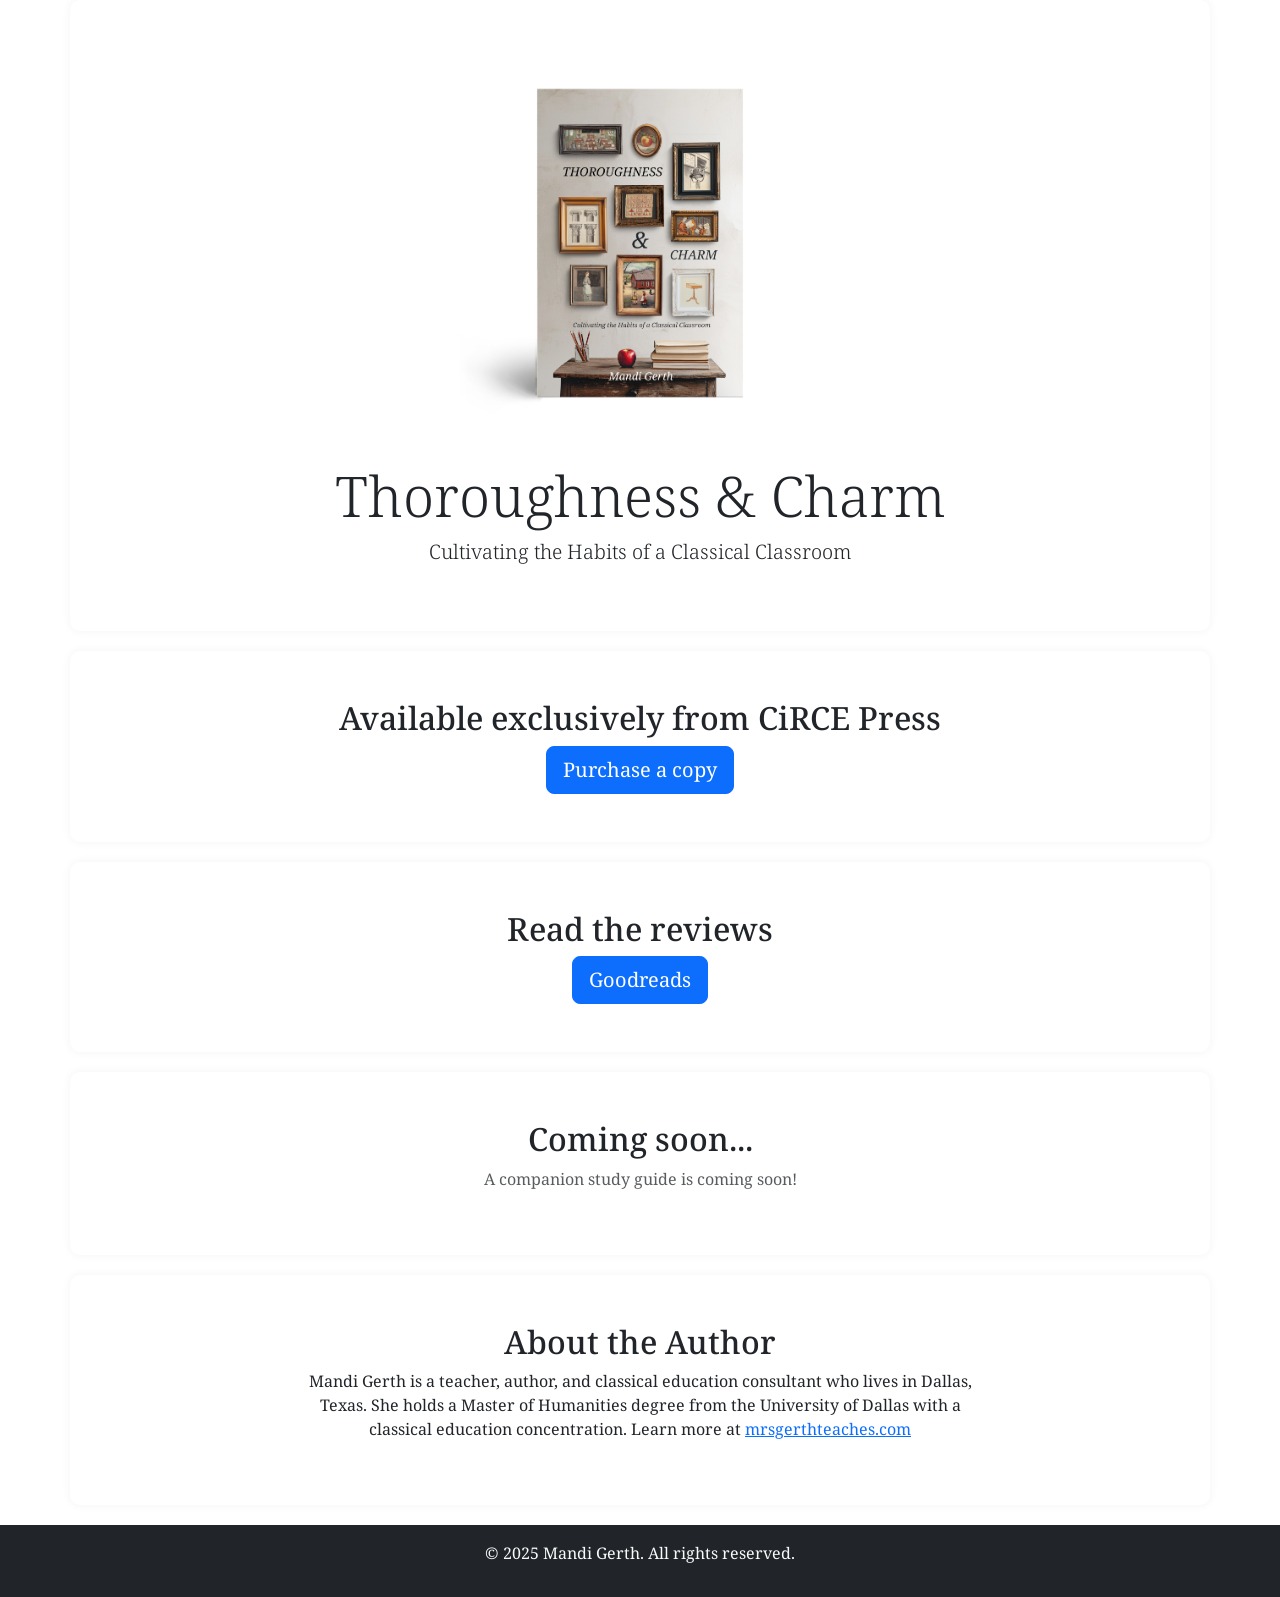
<file: index.html>
<!DOCTYPE html>
<html lang="en">
<head>
    <meta charset="UTF-8">
    <meta name="viewport" content="width=device-width, initial-scale=1.0">
    <title>Thoroughness and Charm</title>
    <link href="https://cdn.jsdelivr.net/npm/bootstrap@5.3.3/dist/css/bootstrap.min.css" rel="stylesheet" integrity="sha384-QWTKZyjpPEjISv5WaRU9OFeRpok6YctnYmDr5pNlyT2bRjXh0JMhjY6hW+ALEwIH" crossorigin="anonymous">
    <style>
        @import url('https://fonts.googleapis.com/css2?family=Noto+Serif&display=swap');
        body {
            font-family: 'Noto Serif', serif;
            background-color: transparent;
        }
        .section-box {
            padding: 40px;
            margin-bottom: 20px;
            border-radius: 10px;
            box-shadow: 0 0 10px rgba(0,0,0,0.05);
        }
    </style>
</head>
<body>
    <div class="container">
        <div class="row justify-content-center text-center py-5 section-box">
            <div class="col-md-8">
                <img src="assets/cover.png" alt="Thoroughness and Charm Book Cover" class="img-fluid" style="max-width: 390px;">
                <h1 class="display-4 mt-4">Thoroughness & Charm</h1>
                <p class="lead">Cultivating the Habits of a Classical Classroom</p>
            </div>
        </div>
        <div class="row justify-content-center text-center py-5 section-box">
            <div class="col-md-8">
                <h2>Available exclusively from CiRCE Press</h2>
                <a href="https://circeinstitute.org/product/thoroughness-and-charm/" class="btn btn-primary btn-lg">Purchase a copy</a>
            </div>
        </div>
        <div class="row justify-content-center text-center py-5 section-box">
            <div class="col-md-8">
                <h2>Read the reviews</h2>
                <a href="https://www.goodreads.com/book/show/240586669-thoroughness-charm" class="btn btn-primary btn-lg">Goodreads</a>
            </div>
        </div>
        <div class="row justify-content-center text-center py-5 section-box">
            <div class="col-md-8">
                <h2>Coming soon...</h2>
                <p class="text-muted">A companion study guide is coming soon!</p>
            </div>
        </div>
        <div class="row justify-content-center text-center py-5 section-box">
            <div class="col-md-8">
                <h2>About the Author</h2>
                <p>Mandi Gerth is a teacher, author, and classical education consultant who lives in Dallas, Texas. She holds a Master of Humanities degree from the University of Dallas with a classical education concentration. Learn more at <a href="https://mrsgerthteaches.com/">mrsgerthteaches.com</a></p>
            </div>
        </div>
    </div>
    <script src="https://cdn.jsdelivr.net/npm/bootstrap@5.3.3/dist/js/bootstrap.bundle.min.js" integrity="sha384-YvpcrYf0tY3lHB60NNkmXc5s9fDVZLESaAA55NDzOxhy9GkcIdslK1eN7N6jIeHz" crossorigin="anonymous"></script>
    <footer class="bg-dark text-light text-center py-3">
        <div class="container">
            <p>&copy; 2025 Mandi Gerth. All rights reserved.</p>
        </div>
    </footer>
</body>
</html>
</file>
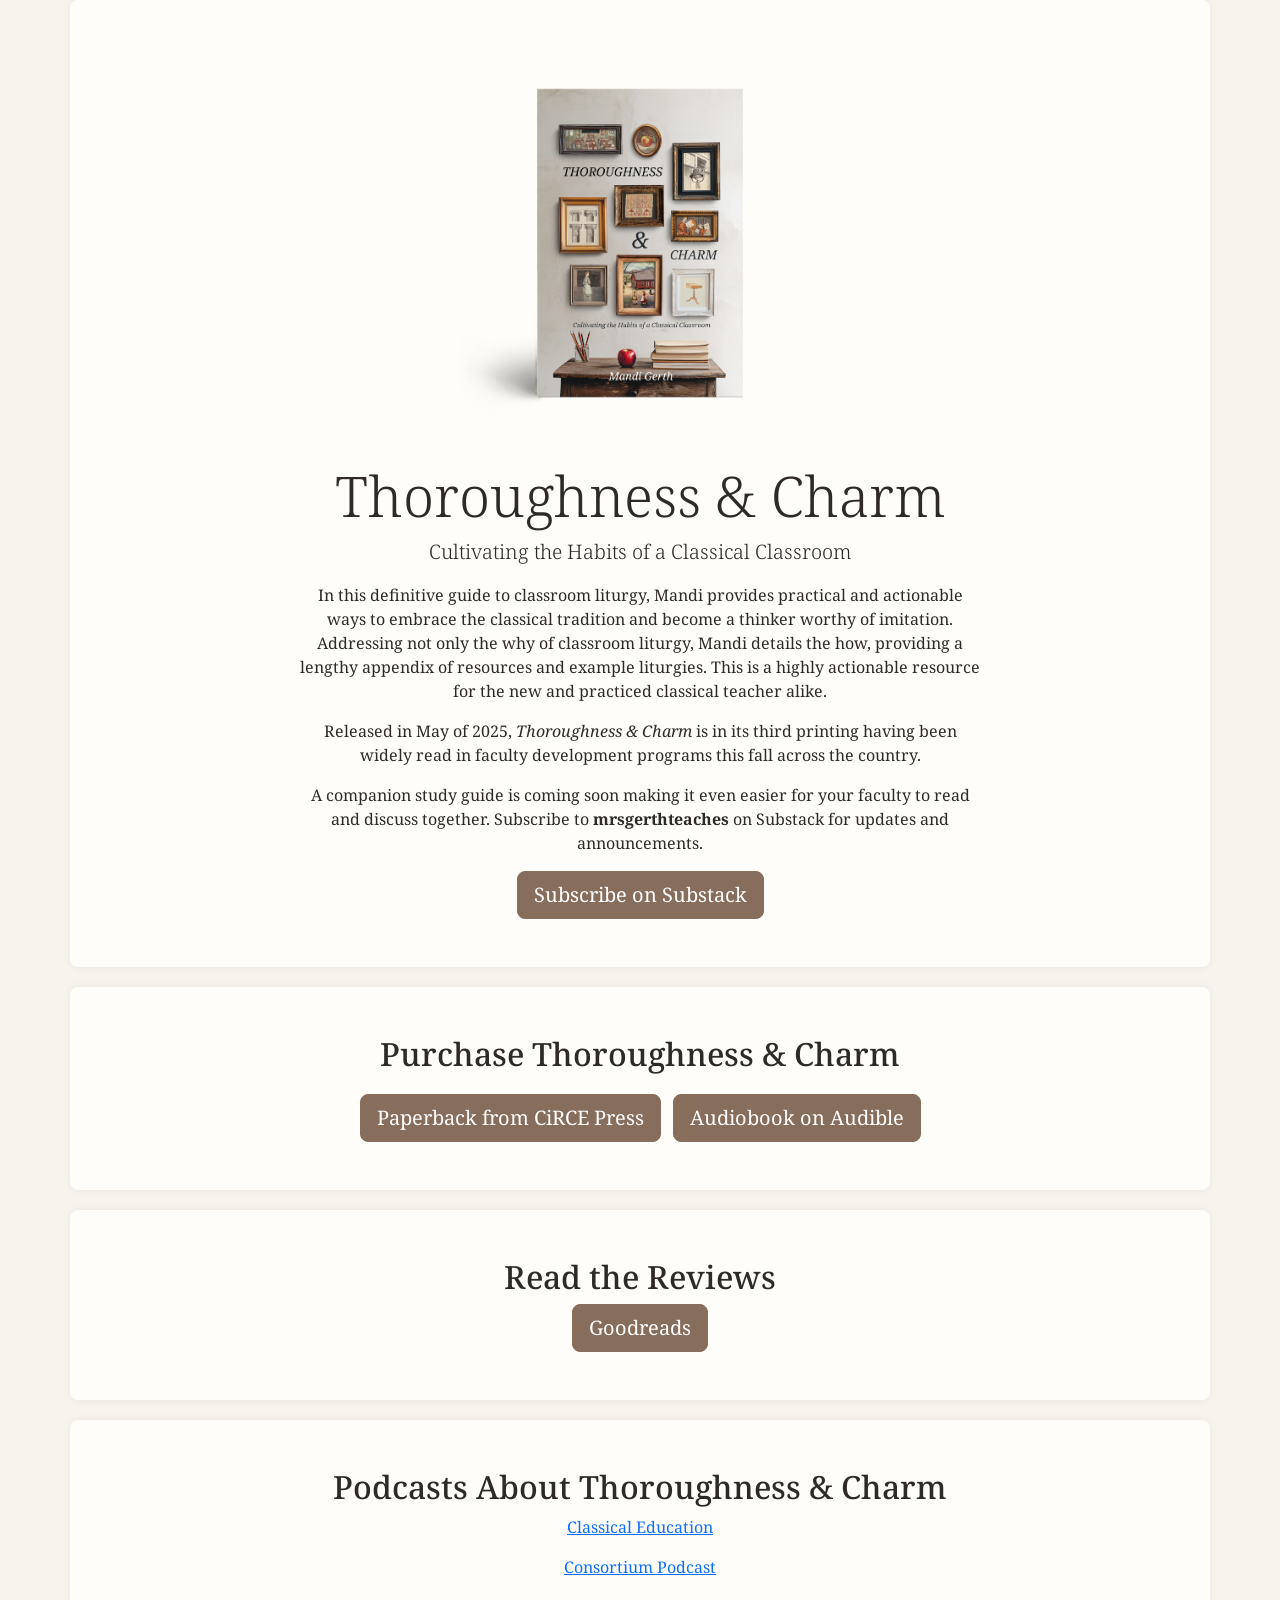
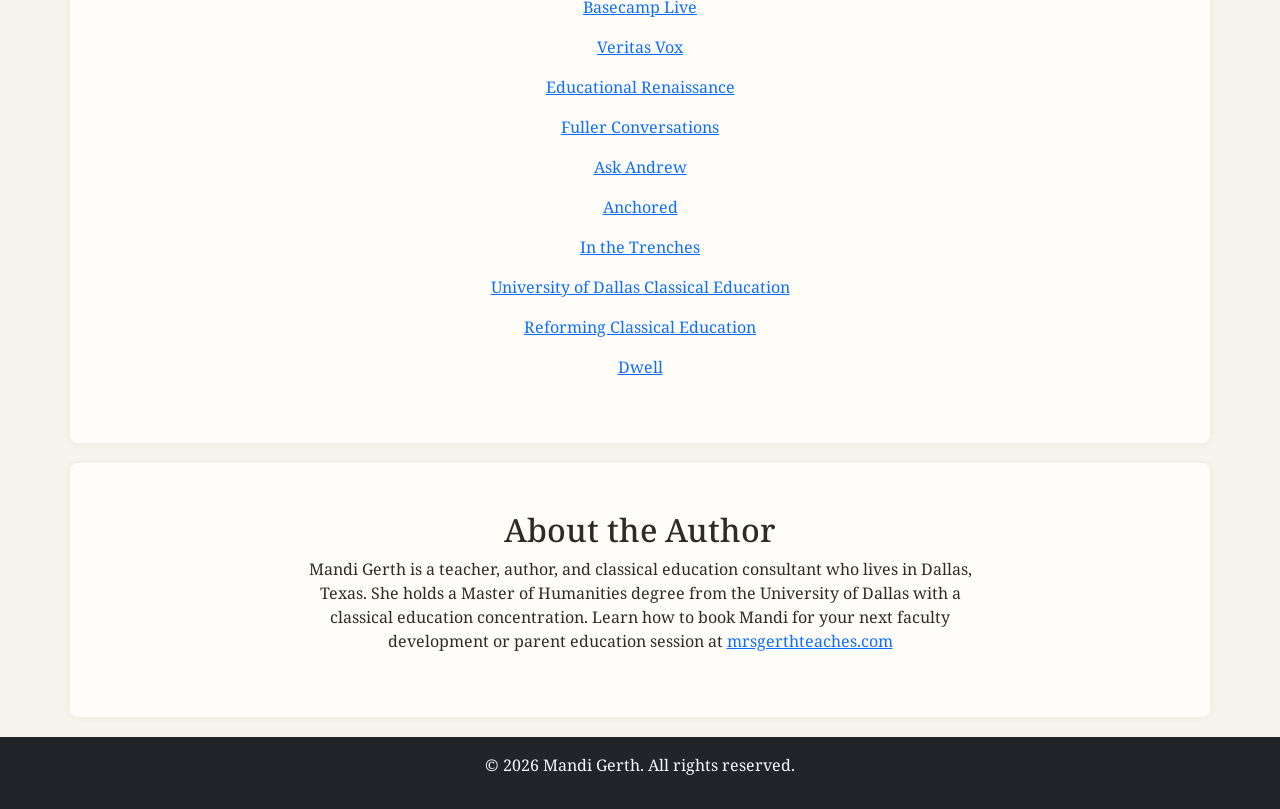
<file: public/index.html>
<!doctype html>
<html lang="en">
  <head>
    <meta charset="UTF-8" />
    <meta name="viewport" content="width=device-width, initial-scale=1.0" />
    <title>Thoroughness and Charm</title>
    <meta
      name="description"
      content="Thoroughness & Charm by Mandi Gerth is a practical guide to cultivating the habits of a classical classroom."
    />
    <meta property="og:title" content="Thoroughness & Charm" />
    <meta
      property="og:description"
      content="A practical guide to cultivating the habits of a classical classroom by Mandi Gerth."
    />
    <meta property="og:type" content="website" />
    <meta property="og:image" content="/assets/cover.png" />
    <meta name="twitter:card" content="summary_large_image" />
    <meta name="twitter:title" content="Thoroughness & Charm" />
    <meta
      name="twitter:description"
      content="A practical guide to cultivating the habits of a classical classroom by Mandi Gerth."
    />
    <meta name="twitter:image" content="/assets/cover.png" />
    <link
      href="https://cdn.jsdelivr.net/npm/bootstrap@5.3.3/dist/css/bootstrap.min.css"
      rel="stylesheet"
      integrity="sha384-QWTKZyjpPEjISv5WaRU9OFeRpok6YctnYmDr5pNlyT2bRjXh0JMhjY6hW+ALEwIH"
      crossorigin="anonymous"
    />
    <link rel="stylesheet" href="styles.css" />
  </head>
  <body class="site-body">
    <main class="site-main container">
      <div class="row justify-content-center text-center py-5 section-box">
        <div class="col-md-8">
          <img
            src="assets/cover.png"
            alt="Thoroughness and Charm Book Cover"
            class="img-fluid"
            style="max-width: 390px"
          />
          <h1 class="display-4 mt-4">Thoroughness & Charm</h1>
          <p class="lead">Cultivating the Habits of a Classical Classroom</p>
          <p>
            In this definitive guide to classroom liturgy, Mandi provides
            practical and actionable ways to embrace the classical tradition and
            become a thinker worthy of imitation. Addressing not only the why of
            classroom liturgy, Mandi details the how, providing a lengthy
            appendix of resources and example liturgies. This is a highly
            actionable resource for the new and practiced classical teacher
            alike.
          </p>
          <p>
            Released in May of 2025, <i>Thoroughness & Charm</i> is in its third
            printing having been widely read in faculty development programs
            this fall across the country.
          </p>
          <p>
            A companion study guide is coming soon making it even easier for
            your faculty to read and discuss together. Subscribe to
            <b>mrsgerthteaches</b> on Substack for updates and announcements.
          </p>
          <a
            href="https://mrsgerthteaches.substack.com"
            target="_blank"
            rel="noopener"
            class="btn btn-primary btn-lg"
            >Subscribe on Substack</a
          >
        </div>
      </div>
      <div class="row justify-content-center text-center py-5 section-box">
        <div class="col-md-8">
          <h2>Purchase Thoroughness &amp; Charm</h2>
          <div class="purchase-actions">
            <a
              href="https://circeinstitute.org/product/thoroughness-and-charm/"
              target="_blank"
              rel="noopener"
              class="btn btn-primary btn-lg"
              >Paperback from CiRCE Press</a
            >
            <a
              href="https://www.audible.com/pd/Thoroughness-and-Charm-Audiobook/B0H1DJ4YW1"
              target="_blank"
              rel="noopener"
              class="btn btn-primary btn-lg"
              >Audiobook on Audible</a
            >
          </div>
        </div>
      </div>
      <div class="row justify-content-center text-center py-5 section-box">
        <div class="col-md-8">
          <h2>Read the Reviews</h2>
          <a
            href="https://www.goodreads.com/book/show/240586669-thoroughness-charm"
            target="_blank"
            rel="noopener"
            class="btn btn-primary btn-lg"
            >Goodreads</a
          >
        </div>
      </div>
      <div class="row justify-content-center text-center py-5 section-box">
        <div class="col-md-8">
          <h2>Podcasts About Thoroughness & Charm</h2>
          <p>
            <a
              href="https://share.transistor.fm/s/8dd2f10c"
              target="_blank"
              rel="noopener"
              >Classical Education</a
            >
          </p>
          <p>
            <a
              href="https://theclassicalconsortium.com/ep-80-mandi-gerth-on-cultivating-a-classical-classroom/"
              target="_blank"
              rel="noopener"
              >Consortium Podcast</a
            >
          </p>
          <p>
            <a
              href="https://podcasts.apple.com/us/podcast/basecamp-live/id1220919921?i=1000740723116"
              target="_blank"
              rel="noopener"
              >Basecamp Live</a
            >
          </p>
          <p>
            <a
              href="https://podcasts.apple.com/us/podcast/179-cultivating-the-habits-of-a-classical/id1628617105?i=1000750082066"
              target="_blank"
              rel="noopener"
              >Veritas Vox</a
            >
          </p>
          <p>
            <a
              href="https://podcasts.apple.com/us/podcast/an-interview-with-mandi-gerth/id1537038935?i=1000746605628"
              target="_blank"
              rel="noopener"
              >Educational Renaissance</a
            >
          </p>
          <p>
            <a
              href="https://youtu.be/6G2ZYuirvZA"
              target="_blank"
              rel="noopener"
              >Fuller Conversations</a
            >
          </p>
          <p>
            <a
              href="https://podcasts.apple.com/us/podcast/ask-andrew/id1312875916?i=1000695635795"
              target="_blank"
              rel="noopener"
              >Ask Andrew</a
            >
          </p>
          <p>
            <a
              href="https://podcasts.apple.com/us/podcast/anchored-by-the-classic-learning-test/id1530053338?i=1000724924554"
              target="_blank"
              rel="noopener"
              >Anchored</a
            >
          </p>
          <p>
            <a
              href="https://podcasts.apple.com/us/podcast/talking-with-mandi-gerth/id1769220146?i=1000691205146"
              target="_blank"
              rel="noopener"
              >In the Trenches</a
            >
          </p>
          <p>
            <a
              href="https://podcasts.apple.com/us/podcast/the-university-of-dallas-classical-education-podcast/id1516704526?i=1000721532280"
              target="_blank"
              rel="noopener"
              >University of Dallas Classical Education</a
            >
          </p>
          <p>
            <a
              href="https://podcasts.apple.com/us/podcast/reforming-classical-education-podcast/id1702286694?i=1000709735053"
              target="_blank"
              rel="noopener"
              >Reforming Classical Education</a
            >
          </p>
          <p>
            <a
              href="https://podcasts.apple.com/us/podcast/a-chat-with-author-mandi-gerth-about-her-new-book/id1551232009?i=1000713494572"
              target="_blank"
              rel="noopener"
              >Dwell</a
            >
          </p>
        </div>
      </div>
      <div class="row justify-content-center text-center py-5 section-box">
        <div class="col-md-8">
          <h2>About the Author</h2>
          <p>
            Mandi Gerth is a teacher, author, and classical education consultant
            who lives in Dallas, Texas. She holds a Master of Humanities degree
            from the University of Dallas with a classical education
            concentration. Learn how to book Mandi for your next faculty
            development or parent education session at
            <a
              href="https://mrsgerthteaches.com/"
              target="_blank"
              rel="noopener"
              >mrsgerthteaches.com</a
            >
          </p>
        </div>
      </div>
    </main>
    <footer class="bg-dark text-light text-center py-3">
      <div class="container">
        <p>&copy; 2026 Mandi Gerth. All rights reserved.</p>
      </div>
    </footer>
    <script
      src="https://cdn.jsdelivr.net/npm/bootstrap@5.3.3/dist/js/bootstrap.bundle.min.js"
      integrity="sha384-YvpcrYf0tY3lHB60NNkmXc5s9fDVZLESaAA55NDzOxhy9GkcIdslK1eN7N6jIeHz"
      crossorigin="anonymous"
    ></script>
  </body>
</html>
</file>
<file: public/styles.css>
@import url("https://fonts.googleapis.com/css2?family=Noto+Serif&display=swap");

body {
  font-family: "Noto Serif", serif;
  background-color: #f7f3ed;
  color: #2f2a26;
}

.site-body {
  min-height: 100vh;
  display: flex;
  flex-direction: column;
}

.site-main {
  flex: 1;
}

.section-box {
  padding: 40px;
  margin-bottom: 20px;
  border-radius: 8px;
  background-color: #fffdf9;
  box-shadow: 0 0 10px rgba(47, 42, 38, 0.06);
}

.purchase-actions {
  display: flex;
  flex-wrap: wrap;
  justify-content: center;
  gap: 12px;
  margin-top: 20px;
}

.btn-primary {
  background-color: #876d5c;
  border-color: #876d5c;
}

.btn-primary:hover {
  background-color: #7a6251;
  border-color: #7a6251;
}

.btn-primary:focus,
.btn-primary.focus {
  box-shadow: 0 0 0 0.25rem rgba(135, 109, 92, 0.5);
}

.error-code {
  font-size: 6rem;
  color: #876d5c;
  font-weight: bold;
}

@media (max-width: 575.98px) {
  .section-box {
    padding: 32px 20px;
  }

  .purchase-actions .btn {
    width: 100%;
  }
}
</file>
